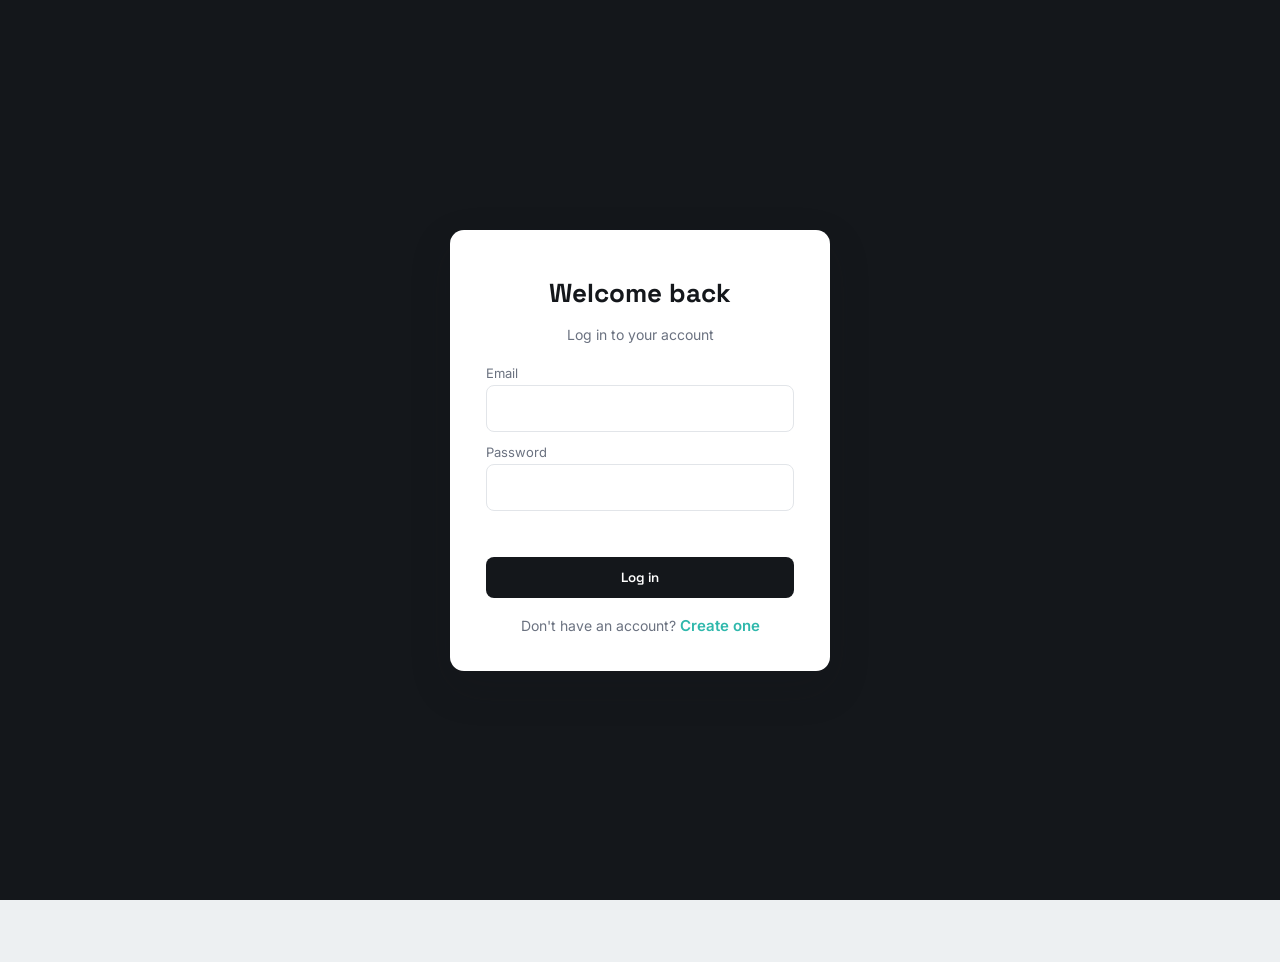
<file: public/login.html>
<!DOCTYPE html>
<html lang="en" dir="ltr">
<head>
<meta charset="UTF-8">
<meta name="viewport" content="width=device-width, initial-scale=1.0">
<title>Login - My website</title>
<link rel="preconnect" href="https://fonts.googleapis.com">
<link rel="stylesheet" href="https://fonts.googleapis.com/css2?family=Space+Grotesk:wght@500;700&family=Inter:wght@400;500;600&display=swap">
<link rel="stylesheet" href="style.css">
</head>
<body>
<div class="auth-page">
  <div class="auth-card">
    <h1>Welcome back</h1>
    <p class="auth-sub">Log in to your account</p>
    <form id="loginForm">
      <label for="email">Email</label>
      <input class="form-input" type="email" id="email" required>
      <label for="password">Password</label>
      <input class="form-input" type="password" id="password" required minlength="4">
      <p class="auth-error" id="errorMsg"></p>
      <button type="submit">Log in</button>
    </form>
    <p class="auth-switch">Don't have an account? <a href="register.html">Create one</a></p>
  </div>
</div>
<script>
document.getElementById('loginForm').addEventListener('submit', async (e) => {
    e.preventDefault();
    const errorMsg = document.getElementById('errorMsg');
    errorMsg.textContent = '';
    const email = document.getElementById('email').value.trim();
    const password = document.getElementById('password').value;

    try {
        const res = await fetch('/api/login', {
            method: 'POST',
            headers: { 'Content-Type': 'application/json' },
            body: JSON.stringify({ email, password }),
        });
        const data = await res.json();
        if (!res.ok) {
            errorMsg.textContent = data.error || 'Something went wrong';
            return;
        }
        window.location.href = 'index.html';
    } catch (err) {
        errorMsg.textContent = 'Could not reach the server';
    }
});
</script>
</body>
</html>
</file>
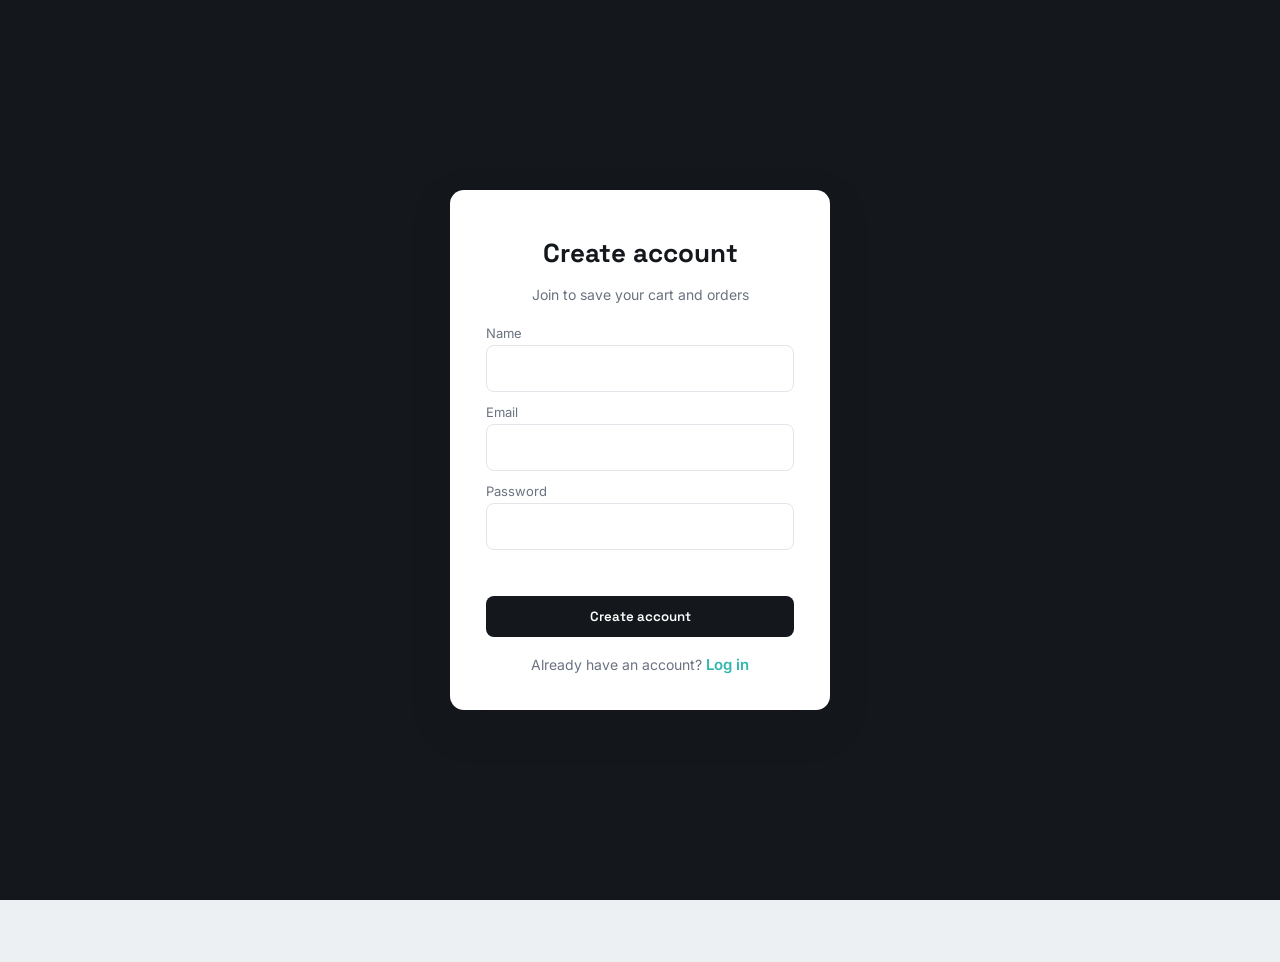
<file: public/register.html>
<!DOCTYPE html>
<html lang="en" dir="ltr">
<head>
<meta charset="UTF-8">
<meta name="viewport" content="width=device-width, initial-scale=1.0">
<title>Create account - My website</title>
<link rel="preconnect" href="https://fonts.googleapis.com">
<link rel="stylesheet" href="https://fonts.googleapis.com/css2?family=Space+Grotesk:wght@500;700&family=Inter:wght@400;500;600&display=swap">
<link rel="stylesheet" href="style.css">
</head>
<body>
<div class="auth-page">
  <div class="auth-card">
    <h1>Create account</h1>
    <p class="auth-sub">Join to save your cart and orders</p>
    <form id="registerForm">
      <label for="name">Name</label>
      <input class="form-input" type="text" id="name" required>
      <label for="email">Email</label>
      <input class="form-input" type="email" id="email" required>
      <label for="password">Password</label>
      <input class="form-input" type="password" id="password" required minlength="4">
      <p class="auth-error" id="errorMsg"></p>
      <button type="submit">Create account</button>
    </form>
    <p class="auth-switch">Already have an account? <a href="login.html">Log in</a></p>
  </div>
</div>
<script>
document.getElementById('registerForm').addEventListener('submit', async (e) => {
    e.preventDefault();
    const errorMsg = document.getElementById('errorMsg');
    errorMsg.textContent = '';
    const name = document.getElementById('name').value.trim();
    const email = document.getElementById('email').value.trim();
    const password = document.getElementById('password').value;

    try {
        const res = await fetch('/api/register', {
            method: 'POST',
            headers: { 'Content-Type': 'application/json' },
            body: JSON.stringify({ name, email, password }),
        });
        const data = await res.json();
        if (!res.ok) {
            errorMsg.textContent = data.error || 'Something went wrong';
            return;
        }
        window.location.href = 'index.html';
    } catch (err) {
        errorMsg.textContent = 'Could not reach the server';
    }
});
</script>
</body>
</html>
</file>
<file: public/style.css>
/*👇 نظام الألوان الجديد — مستوحى من توهج لوحة مفاتيح اللابتوب */

:root {
    --ink: #14171B;
    --ink-soft: #1E2329;
    --base: #EDF0F2;
    --surface: #FFFFFF;
    --amber: #FFB020;
    --teal: #2FB8AC;
    --coral: #E85D4C;
    --text-muted: #6B7280;
    --border: #E2E5E9;
    --shadow: 0 8px 24px rgba(20, 23, 27, 0.10);
    --shadow-lg: 0 16px 40px rgba(20, 23, 27, 0.18);
}

* {
    margin: 0;
    padding: 0;
    box-sizing: border-box;
    font-family: 'Inter', sans-serif;
    scroll-behavior: smooth;
}

h1, h2, h3, .btn-link, button, #close, #send {
    font-family: 'Space Grotesk', sans-serif;
}

.mono, #Count, #search-input, #select, #selectPrice,
.card .spec-chip, #input-Name, #input-price, #input-img, #Category-input,
.cart-item p:last-child, #cartTotal {
    font-family: 'JetBrains Mono', monospace;
}

html, body {
    background: var(--base);
    max-width: 100%;
    overflow-x: hidden;
    color: var(--ink);
}

h1 {
    color: var(--ink);
    padding: 10px;
    text-align: center;
    border-radius: 8px;
    margin-bottom: 20px;
}

.app-header {
    position: sticky;
    top: 0;
    z-index: 500;
    background: var(--ink);
    display: flex;
    align-items: center;
    justify-content: space-between;
    padding: 12px 16px;
    gap: 10px;
}

.app-logo {
    color: var(--amber);
    font-weight: 700;
    letter-spacing: 0.5px;
    font-size: 20px;
}

.header-icons {
    display: flex;
    align-items: center;
    gap: 6px;
}

.header-icons button,
.header-icons a {
    background: transparent;
    border: none;
    color: #E6E8EA;
    font-size: 17px;
    padding: 8px;
    cursor: pointer;
    position: relative;
    text-decoration: none;
}

#btncart {
    color: var(--amber);
}

#Count {
    position: absolute;
    top: 0;
    right: 0;
    color: var(--ink);
    font-weight: bold;
    background: var(--teal);
    border-radius: 20px;
    padding: 0px 5px;
    font-size: 10px;
}

/* قائمة جانبية (Hamburger drawer) */
.nav-overlay {
    display: none;
    position: fixed;
    inset: 0;
    background: rgba(0,0,0,0.5);
    z-index: 900;
}

.nav-overlay.open {
    display: block;
}

.side-drawer {
    position: fixed;
    top: 0;
    left: 0;
    height: 100%;
    width: 260px;
    max-width: 80%;
    background: var(--ink);
    z-index: 950;
    display: flex;
    flex-direction: column;
    gap: 4px;
    padding: 20px 16px;
    transform: translateX(-100%);
    transition: transform 0.25s ease;
}

.side-drawer.open {
    transform: translateX(0);
}

.side-drawer a {
    color: #E6E8EA;
    padding: 12px 10px;
    border-radius: 8px;
}

.side-drawer a:hover {
    color: var(--amber);
}

#userMenu {
    display: flex;
    align-items: center;
    justify-content: space-between;
    gap: 10px;
    font-size: 14px;
    color: #E6E8EA;
    padding: 6px 10px 16px;
    border-bottom: 1px solid #2A2F36;
    margin-bottom: 8px;
}

#userMenu a, #userMenu button {
    padding: 6px 12px;
    font-size: 13px;
}

#userAccountLink {
    color: var(--teal);
    font-weight: 600;
    text-decoration: none;
    padding: 0;
}

#logoutBtn {
    background: var(--coral);
    color: white;
}

.hamburger-btn {
    display: block;
    background: transparent;
    border: none;
    color: var(--amber);
    font-size: 20px;
    cursor: pointer;
    padding: 6px 10px;
}

/* تصنيفات علوية (Tabs) */
.category-tabs {
    display: flex;
    gap: 22px;
    overflow-x: auto;
    background: var(--ink-soft);
    padding: 12px 16px;
    scrollbar-width: none;
}

.category-tabs::-webkit-scrollbar {
    display: none;
}

.category-tabs .tab {
    background: transparent;
    border: none;
    color: #9AA1AA;
    font-weight: 600;
    font-size: 15px;
    padding: 4px 0;
    white-space: nowrap;
    cursor: pointer;
    border-bottom: 2px solid transparent;
}

.category-tabs .tab.active {
    color: white;
    border-bottom-color: var(--amber);
}

/* شريط العروض */
.promo-strip {
    display: flex;
    background: #FFF6E8;
    padding: 14px 16px;
    gap: 20px;
}

.promo-item {
    display: flex;
    align-items: center;
    gap: 10px;
    flex: 1;
    font-size: 13px;
}

.promo-item i {
    color: var(--amber);
    font-size: 18px;
}

.promo-item strong {
    display: block;
    margin: 0;
    font-size: 13px;
    color: var(--ink);
}

.promo-item span {
    color: var(--text-muted);
    font-size: 12px;
}

/* شبكة التصنيفات الدائرية */
.category-grid-section {
    padding: 18px 10px;
    background: var(--surface);
}

.category-grid {
    display: grid;
    grid-template-columns: repeat(4, 1fr);
    gap: 10px;
    text-align: center;
}

.category-circle {
    display: flex;
    flex-direction: column;
    align-items: center;
    gap: 6px;
    cursor: pointer;
}

.circle-icon {
    width: 56px;
    height: 56px;
    border-radius: 50%;
    background: var(--base);
    display: flex;
    align-items: center;
    justify-content: center;
    font-size: 20px;
    color: var(--ink);
    transition: 0.2s;
}

.category-circle:hover .circle-icon {
    background: var(--amber);
}

.category-circle span {
    font-size: 12px;
    color: var(--ink);
}

/* شريط تنقل سفلي ثابت */
.bottom-nav {
    position: fixed;
    bottom: 0;
    left: 0;
    width: 100%;
    background: var(--surface);
    border-top: 1px solid var(--border);
    display: flex;
    z-index: 500;
    padding: 6px 0 max(6px, env(safe-area-inset-bottom));
}

.bottom-nav-item {
    flex: 1;
    background: transparent;
    border: none;
    display: flex;
    flex-direction: column;
    align-items: center;
    gap: 3px;
    font-size: 10px;
    color: var(--text-muted);
    padding: 6px 0;
    cursor: pointer;
}

.bottom-nav-item i {
    font-size: 17px;
}

.bottom-nav-item.active {
    color: var(--amber);
}

body {
    padding-bottom: 62px;
}

/* لوحة السلة */
#cartPanel {
    position: fixed;
    top: 0;
    right: 0;
    width: 340px;
    max-width: 90%;
    height: 100%;
    background: var(--surface);
    box-shadow: var(--shadow-lg);
    z-index: 10000;
    padding: 24px;
    transform: translateX(100%);
    transition: transform 0.3s ease;
    display: flex;
    flex-direction: column;
    gap: 12px;
    overflow-y: auto;
}

#cartPanel.open {
    transform: translateX(0);
}

#cartPanel h2 {
    color: var(--ink);
}

#closeCart {
    background: var(--base);
    color: var(--ink);
    border: none;
    border-radius: 50%;
    width: 32px;
    height: 32px;
    cursor: pointer;
}

.cart-item {
    display: flex;
    justify-content: space-between;
    align-items: center;
    background: var(--base);
    border-radius: 10px;
    padding: 10px;
    gap: 10px;
}

.cart-item img {
    width: 50px;
    height: 50px;
    object-fit: contain;
    background: var(--surface);
    border-radius: 6px;
}

.cart-item-info {
    flex: 1;
    font-size: 14px;
}

.cart-remove-btn {
    background: var(--coral);
    color: white;
    border: none;
    border-radius: 6px;
    padding: 6px 10px;
    cursor: pointer;
    font-size: 12px;
}

#cartTotal {
    font-weight: bold;
    margin-top: auto;
    padding-top: 14px;
    border-top: 1px dashed var(--border);
    color: var(--teal);
    font-size: 18px;
}

#cartEmptyMsg {
    color: var(--text-muted);
    text-align: center;
    margin-top: 30px;
}

#Hero {
    display: flex;
    flex-direction: column;
    justify-content: center;
    background-image:
        linear-gradient(120deg, rgba(20,23,27,0.85) 30%, rgba(20,23,27,0.45)),
        url(https://i.postimg.cc/50M5gXQG/file-00000000e9b08246a13f4dcadf9b049b.png);
    align-items: flex-start;
    gap: 15px;
    background-size: cover;
    background-position: center;
    background-repeat: no-repeat;
    min-height: 380px;
}

#content-hero {
    padding: 30px;
    color: white;
    line-height: 1.4;
    text-align: left;
    max-width: 560px;
}

#content-hero h2 {
    font-size: 40px;
    font-weight: 700;
    line-height: 1.15;
    margin-bottom: 10px;
}

#content-hero p {
    color: #C7CBD1;
    font-size: 16px;
    margin-bottom: 18px;
}

.btn-link {
    display: inline-block;
    padding: 12px 20px;
    background-color: var(--amber);
    color: var(--ink);
    border-radius: 8px;
    text-decoration: none;
    font-weight: 700;
    border: none;
    cursor: pointer;
    transition: 0.25s;
}

.btn-link:hover {
    background-color: var(--teal);
    color: white;
}

#products {
    background-color: var(--base);
    margin: 10px 0;
}

#Add {
    position: fixed;
    bottom: 78px;
    right: 16px;
    padding: 14px 18px;
    border-radius: 50%;
    font-size: 20px;
    border: none;
    z-index: 9999;
    cursor: pointer;
    background: var(--ink);
    color: var(--amber);
    box-shadow: var(--shadow-lg);
}

#pageAdd {
    position: fixed;
    display: flex;
    flex-direction: column;
    width: 90%;
    max-width: 400px;
    padding: 20px;
    left: 50%;
    transform: translateX(-50%);
    top: 15%;
    z-index: 9999;
    gap: 10px;
    border-radius: 12px;
    background-color: var(--ink);
    color: white;
    box-shadow: var(--shadow-lg);
}

#pageAdd label {
    font-size: 13px;
    color: #A9AFB8;
}

#input-Name, #input-price, #input-img, #Category-input {
    padding: 10px;
    border-radius: 8px;
    border: 1px solid #333A42;
    background: var(--ink-soft);
    color: white;
    outline-color: var(--amber);
}

.field-error {
    color: var(--coral);
    font-size: 12px;
    margin-top: -6px;
}

#close {
    width: 30%;
    align-self: flex-end;
    cursor: pointer;
    background: var(--ink-soft);
    color: white;
}

#send {
    background: var(--amber);
    color: var(--ink);
}

#content-products {
    display: grid;
    justify-content: center;
    align-items: stretch;
    border-radius: 8px;
    grid-template-columns: repeat(3, 1fr);
    gap: 20px;
    padding: 25px 15px;
}

.card {
    display: flex;
    flex-direction: column;
    justify-content: flex-start;
    align-items: center;
    background-color: var(--surface);
    border: 1px solid var(--border);
    border-radius: 12px;
    line-height: 1.5;
    width: 100%;
    padding: 18px;
    box-shadow: var(--shadow);
    transition: transform 0.2s ease, box-shadow 0.2s ease;
}

.card:hover {
    transform: translateY(-4px);
    box-shadow: var(--shadow-lg);
}

.card img {
    width: 100%;
    max-width: 220px;
    height: 160px;
    object-fit: contain;
    margin-bottom: 8px;
}

.card h3 {
    font-size: 17px;
    text-align: center;
}

.card-meta {
    display: flex;
    gap: 8px;
    margin: 6px 0 4px;
}

.spec-chip {
    font-size: 12px;
    padding: 4px 9px;
    border-radius: 20px;
    background: var(--base);
    color: var(--text-muted);
    text-transform: uppercase;
    letter-spacing: 0.4px;
}

.spec-chip.price {
    background: rgba(47, 184, 172, 0.12);
    color: var(--teal);
    font-weight: bold;
}

.no-results {
    text-align: center;
    color: var(--text-muted);
    padding: 30px;
    grid-column: 1 / -1;
}

#btnadd {
    width: 100%;
    padding: 10px;
    border: none;
    cursor: pointer;
    margin-top: 10px;
    background: var(--ink);
    color: white;
    border-radius: 8px;
    font-weight: 600;
    transition: 0.25s;
}

#btnadd:hover {
    background: var(--amber);
    color: var(--ink);
}

/* قسم البحث */

#section-search {
    display: flex;
    flex-direction: column;
    justify-content: flex-start;
    align-items: flex-start;
    background-color: var(--ink);
    border-radius: 12px;
    margin: 20px 100px 0;
    padding: 25px;
    gap: 10px;
    box-shadow: var(--shadow);
    position: relative;
}

#section-search h2 {
    color: white;
    font-weight: 600;
}

#search {
    background-color: var(--ink);
    padding: 10px 0;
    display: flex;
    flex-direction: column;
    gap: 4px;
}

#search-input {
    width: 100%;
    max-width: 500px;
    padding: 12px;
    border: 1px solid #333A42;
    border-radius: 8px;
    background: var(--ink-soft);
    color: white;
    outline-color: var(--teal);
}

#search-input::placeholder {
    color: #7C838C;
}

#select, #selectPrice {
    padding: 8px;
    border-radius: 6px;
    border: 1px solid #333A42;
    background: var(--ink-soft);
    color: white;
    outline-color: var(--teal);
}

/* قسم التواصل */

#contact-section {
    background-color: var(--surface);
    padding: 40px 20px;
    position: relative;
    min-height: 500px;
}

#contact-items {
    display: flex;
    flex-direction: column;
    width: 240px;
    gap: 18px;
}

#contact-title h2 {
    font-size: 30px;
    color: var(--ink);
}

#contact-info {
    line-height: 1.7;
    color: var(--text-muted);
    margin-left: 0;
    max-width: 400px;
}

strong {
    margin-left: 10px;
}

.info-text {
    margin-left: 49px;
    color: var(--text-muted);
}

#Contact-Email i, #Contact-Phone i, #Contact-location i {
    font-size: 20px;
    padding: 8px;
    border-radius: 10px;
    width: 20px;
    text-align: center;
}

#Contact-Email i {
    color: var(--teal);
    background-color: rgba(47, 184, 172, 0.12);
}

#Contact-Phone i {
    color: var(--amber);
    background-color: rgba(255, 176, 32, 0.14);
}

#Contact-location i {
    color: var(--coral);
    background-color: rgba(232, 93, 76, 0.12);
}

.form-container {
    display: flex;
    flex-direction: column;
    justify-content: space-between;
    align-items: center;
    border-radius: 12px;
    width: 300px;
    background-color: var(--base);
    padding: 30px;
    position: absolute;
    top: 20px;
    right: 30px;
    margin: 0;
    box-shadow: var(--shadow);
}

#Contact-form {
    display: flex;
    flex-direction: column;
    justify-content: center;
    align-items: center;
    gap: 10px;
    width: 100%;
}

.form-input {
    width: 100%;
    padding: 13px 15px;
    border: 1px solid var(--border);
    border-radius: 8px;
    background: white;
    font-size: 15px;
    outline: none;
    transition: 0.2s;
}

.form-input:focus {
    border-color: var(--teal);
}

#btn-send {
    background: var(--ink);
    color: white;
    width: 100%;
}

#btn-send:hover {
    background: var(--amber);
    color: var(--ink);
}

#formMsg {
    font-size: 14px;
    text-align: center;
}

/* footer */

footer {
    display: grid;
    grid-template-columns: repeat(4, 1fr);
    gap: 20px;
    background-color: var(--ink);
    padding: 30px 20px;
}

#footer-title {
    line-height: 1.7;
    color: #fff;
}

#Pform {
    color: var(--amber);
    font-weight: 600;
    margin-bottom: 6px;
}

#Links, #Categories, #Accounts {
    display: flex;
    flex-direction: column;
    line-height: 2.4;
}

a {
    padding: 10px;
    text-decoration: none;
    color: #E6E8EA;
    font-size: 15px;
    transition: 0.25s;
    font-weight: 600;
    border-radius: 8px;
}

nav a:hover {
    color: var(--amber);
}

a:focus-visible, button:focus-visible, input:focus-visible, select:focus-visible {
    outline: 2px solid var(--teal);
    outline-offset: 2px;
}

button {
    padding: 8px;
    background-color: var(--amber);
    border-radius: 8px;
    color: var(--ink);
    border: none;
    cursor: pointer;
    font-weight: 600;
}

.footer-link {
    color: #C7CBD1;
    font-size: 15px;
    font-weight: 600;
    text-decoration: none;
    transition: 0.25s;
    padding: 4px 0;
}

.footer-link:hover {
    color: var(--amber);
}

/* ================= صفحات تسجيل الدخول / إنشاء حساب ================= */

.auth-page {
    min-height: 100vh;
    display: flex;
    align-items: center;
    justify-content: center;
    background: var(--ink);
    padding: 20px;
}

.auth-card {
    background: var(--surface);
    border-radius: 14px;
    padding: 36px;
    width: 100%;
    max-width: 380px;
    box-shadow: var(--shadow-lg);
}

.auth-card h1 {
    font-family: 'Space Grotesk', sans-serif;
    font-size: 26px;
    margin-bottom: 6px;
    text-align: center;
}

.auth-sub {
    text-align: center;
    color: var(--text-muted);
    font-size: 14px;
    margin-bottom: 22px;
}

.auth-card form {
    display: flex;
    flex-direction: column;
    gap: 12px;
}

.auth-card label {
    font-size: 13px;
    color: var(--text-muted);
    margin-bottom: -8px;
}

.auth-card button[type="submit"] {
    background: var(--ink);
    color: white;
    padding: 12px;
    margin-top: 6px;
}

.auth-card button[type="submit"]:hover {
    background: var(--amber);
    color: var(--ink);
}

.auth-switch {
    text-align: center;
    font-size: 14px;
    margin-top: 18px;
    color: var(--text-muted);
}

.auth-switch a {
    color: var(--teal);
    padding: 0;
}

.auth-error {
    color: var(--coral);
    font-size: 13px;
    text-align: center;
    min-height: 16px;
}

/* ================= صفحة الحساب ================= */

.account-page {
    max-width: 700px;
    margin: 30px auto;
    padding: 0 15px;
    display: flex;
    flex-direction: column;
    gap: 20px;
}

.account-card {
    background: var(--surface);
    border-radius: 14px;
    padding: 28px;
    box-shadow: var(--shadow);
}

.account-card h1 {
    font-family: 'Space Grotesk', sans-serif;
    text-align: left;
    padding: 0;
    margin-bottom: 16px;
}

.account-card h2 {
    font-family: 'Space Grotesk', sans-serif;
    margin-bottom: 14px;
    font-size: 20px;
}

.account-info p {
    padding: 8px 0;
    border-bottom: 1px solid var(--border);
    line-height: 1.6;
}

.order-card {
    background: var(--base);
    border-radius: 10px;
    padding: 14px 16px;
    margin-bottom: 12px;
}

.order-card-head {
    display: flex;
    justify-content: space-between;
    font-size: 13px;
    color: var(--text-muted);
    margin-bottom: 8px;
}

.order-card ul {
    list-style: none;
    display: flex;
    flex-direction: column;
    gap: 4px;
    margin-bottom: 8px;
    font-size: 14px;
}

.order-total {
    font-weight: bold;
    color: var(--teal);
    text-align: right;
}

/* تصميم للهاتف */
@media (max-width: 768px) {
    #content-products {
        grid-template-columns: repeat(1, 1fr);
        padding: 20px;
    }

    #Hero {
        min-height: 320px;
    }

    #content-hero h2 {
        font-size: 28px;
    }

    .card {
        width: 90%;
        margin: 0 auto;
    }

    #section-search {
        width: auto;
        margin: 20px 15px 0;
        padding: 18px;
    }

    footer {
        display: flex;
        flex-direction: column;
        gap: 20px;
    }

    .form-container {
        position: static;
        width: 100%;
        max-width: 400px;
        margin: 20px auto 0;
    }

    #contact-items {
        width: 100%;
    }

    #contact-section {
        min-height: auto;
    }

    #cartPanel {
        width: 100%;
    }

    .category-grid {
        grid-template-columns: repeat(4, 1fr);
        gap: 6px;
    }

    .circle-icon {
        width: 48px;
        height: 48px;
        font-size: 17px;
    }

    .promo-strip {
        flex-direction: column;
        gap: 10px;
    }
}
</file>
